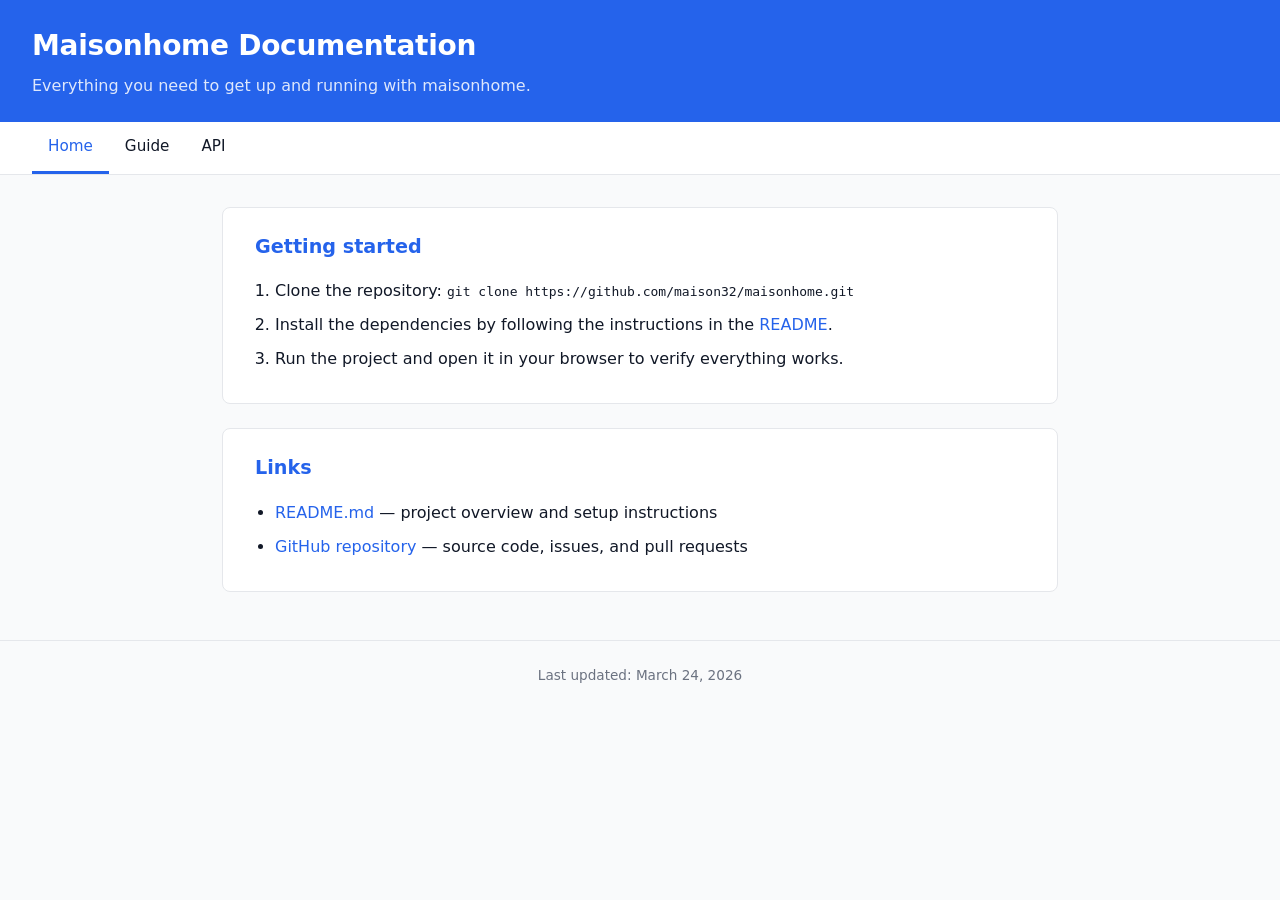
<file: docs/index.html>
<!DOCTYPE html>
<html lang="en">
<head>
  <meta charset="UTF-8" />
  <meta name="viewport" content="width=device-width, initial-scale=1.0" />
  <title>Maisonhome Documentation</title>
  <link rel="stylesheet" href="style.css" />
</head>
<body>

  <header>
    <h1>Maisonhome Documentation</h1>
    <p class="subtitle">Everything you need to get up and running with maisonhome.</p>
  </header>

  <nav>
    <a href="index.html" class="active">Home</a>
    <a href="guide.html">Guide</a>
    <a href="api.html">API</a>
  </nav>

  <main>
    <div class="card">
      <h2>Getting started</h2>
      <ol>
        <li>Clone the repository: <code>git clone https://github.com/maison32/maisonhome.git</code></li>
        <li>Install the dependencies by following the instructions in the <a href="../README.md">README</a>.</li>
        <li>Run the project and open it in your browser to verify everything works.</li>
      </ol>
    </div>

    <div class="card">
      <h2>Links</h2>
      <ul>
        <li><a href="../README.md">README.md</a> — project overview and setup instructions</li>
        <li><a href="https://github.com/maison32/maisonhome" target="_blank" rel="noopener noreferrer">GitHub repository</a> — source code, issues, and pull requests</li>
      </ul>
    </div>
  </main>

  <footer>
    Last updated: <time datetime="2026-03-24">March 24, 2026</time>
  </footer>

</body>
</html>
</file>
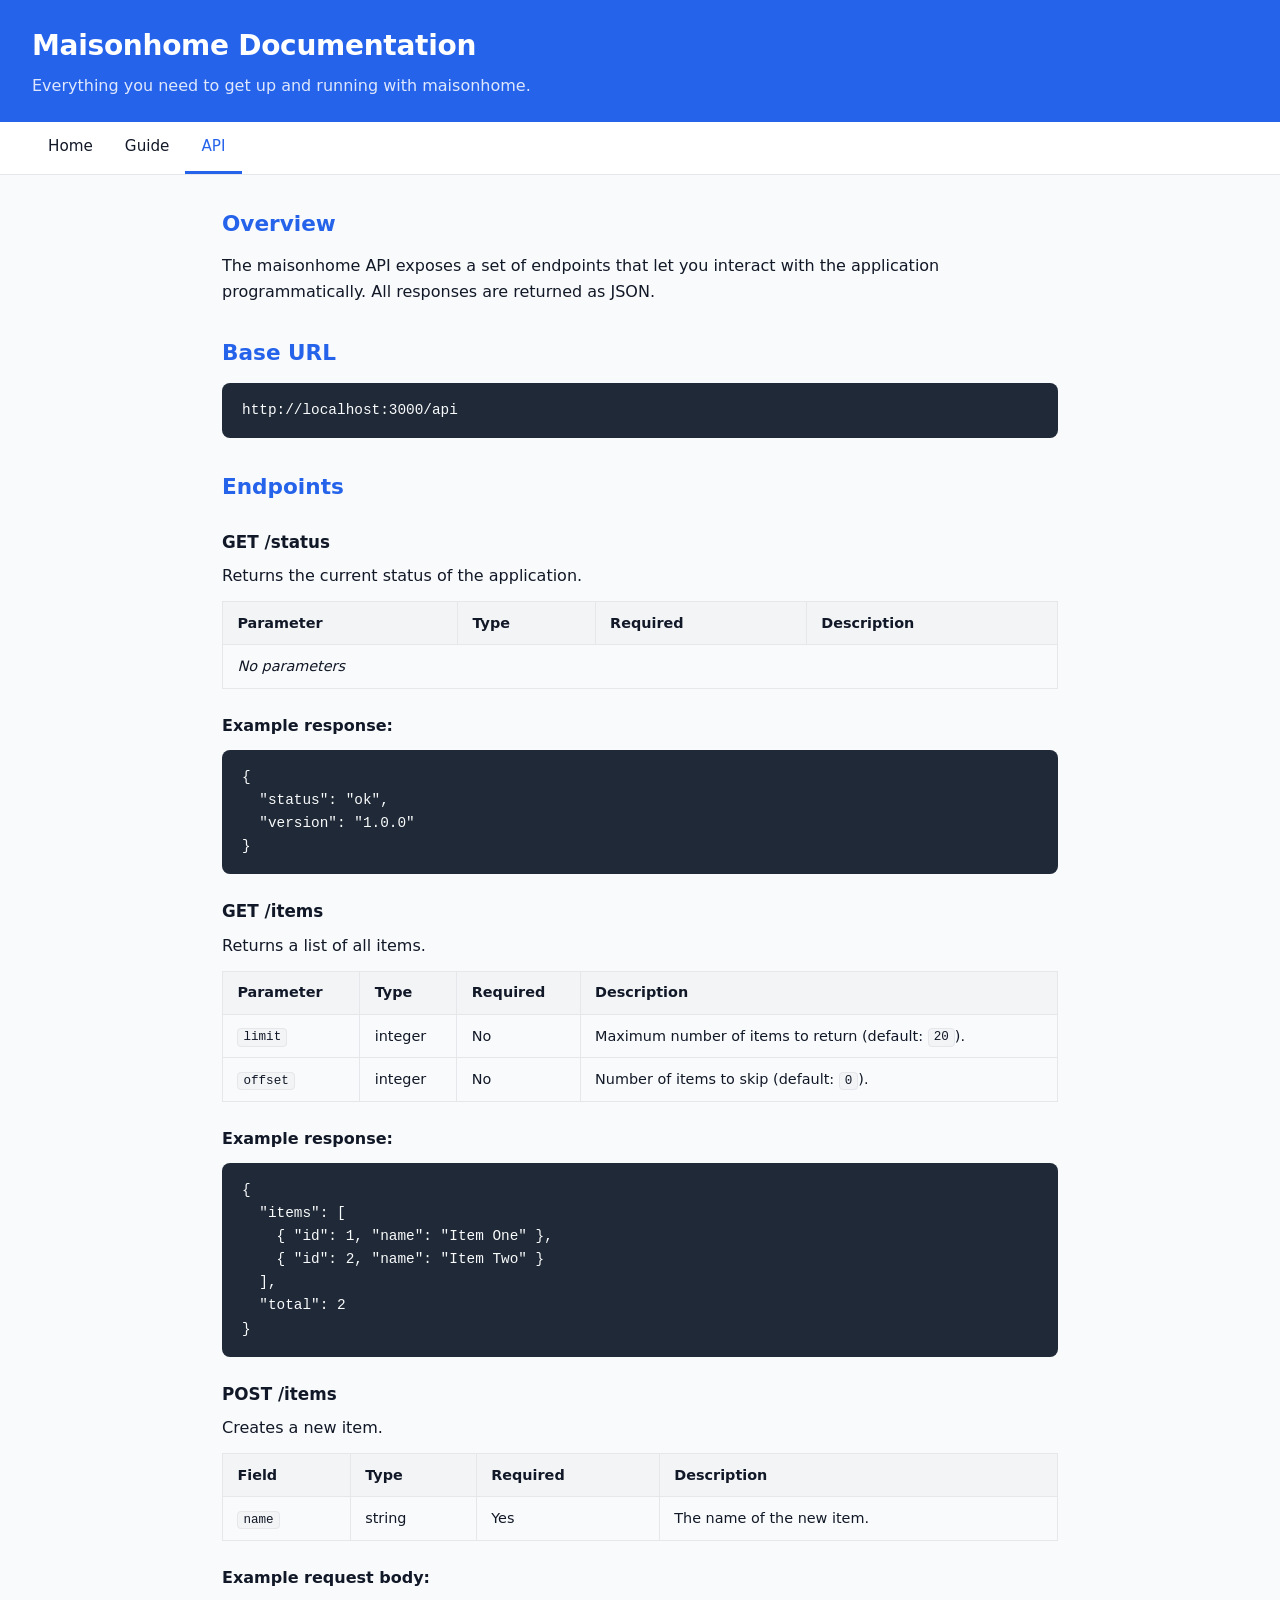
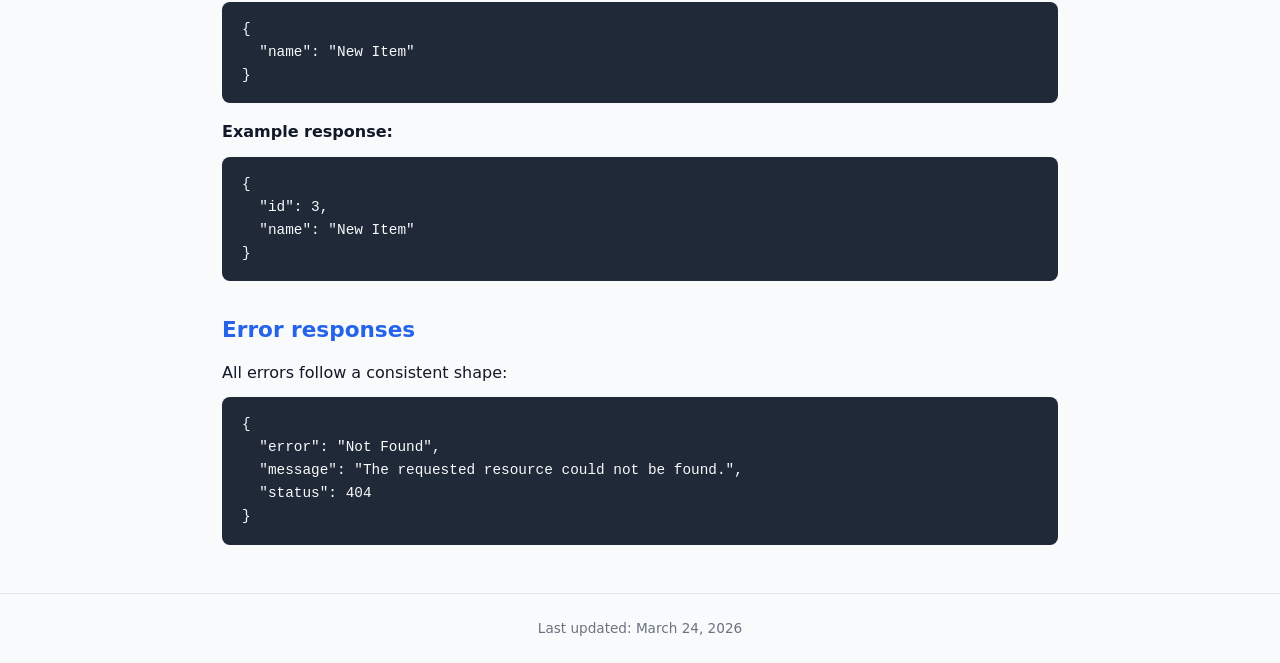
<file: docs/api.html>
<!DOCTYPE html>
<html lang="en">
<head>
  <meta charset="UTF-8" />
  <meta name="viewport" content="width=device-width, initial-scale=1.0" />
  <title>API Reference – Maisonhome Documentation</title>
  <link rel="stylesheet" href="style.css" />
</head>
<body>

  <header>
    <h1>Maisonhome Documentation</h1>
    <p class="subtitle">Everything you need to get up and running with maisonhome.</p>
  </header>

  <nav>
    <a href="index.html">Home</a>
    <a href="guide.html">Guide</a>
    <a href="api.html" class="active">API</a>
  </nav>

  <main class="prose">
    <h2>Overview</h2>
    <p>
      The maisonhome API exposes a set of endpoints that let you interact with the
      application programmatically. All responses are returned as JSON.
    </p>

    <h2>Base URL</h2>
    <pre><code>http://localhost:3000/api</code></pre>

    <h2>Endpoints</h2>

    <h3>GET /status</h3>
    <p>Returns the current status of the application.</p>
    <table class="api-table">
      <thead>
        <tr>
          <th>Parameter</th>
          <th>Type</th>
          <th>Required</th>
          <th>Description</th>
        </tr>
      </thead>
      <tbody>
        <tr>
          <td colspan="4"><em>No parameters</em></td>
        </tr>
      </tbody>
    </table>
    <p><strong>Example response:</strong></p>
    <pre><code>{
  "status": "ok",
  "version": "1.0.0"
}</code></pre>

    <h3>GET /items</h3>
    <p>Returns a list of all items.</p>
    <table class="api-table">
      <thead>
        <tr>
          <th>Parameter</th>
          <th>Type</th>
          <th>Required</th>
          <th>Description</th>
        </tr>
      </thead>
      <tbody>
        <tr>
          <td><code>limit</code></td>
          <td>integer</td>
          <td>No</td>
          <td>Maximum number of items to return (default: <code>20</code>).</td>
        </tr>
        <tr>
          <td><code>offset</code></td>
          <td>integer</td>
          <td>No</td>
          <td>Number of items to skip (default: <code>0</code>).</td>
        </tr>
      </tbody>
    </table>
    <p><strong>Example response:</strong></p>
    <pre><code>{
  "items": [
    { "id": 1, "name": "Item One" },
    { "id": 2, "name": "Item Two" }
  ],
  "total": 2
}</code></pre>

    <h3>POST /items</h3>
    <p>Creates a new item.</p>
    <table class="api-table">
      <thead>
        <tr>
          <th>Field</th>
          <th>Type</th>
          <th>Required</th>
          <th>Description</th>
        </tr>
      </thead>
      <tbody>
        <tr>
          <td><code>name</code></td>
          <td>string</td>
          <td>Yes</td>
          <td>The name of the new item.</td>
        </tr>
      </tbody>
    </table>
    <p><strong>Example request body:</strong></p>
    <pre><code>{
  "name": "New Item"
}</code></pre>
    <p><strong>Example response:</strong></p>
    <pre><code>{
  "id": 3,
  "name": "New Item"
}</code></pre>

    <h2>Error responses</h2>
    <p>All errors follow a consistent shape:</p>
    <pre><code>{
  "error": "Not Found",
  "message": "The requested resource could not be found.",
  "status": 404
}</code></pre>
  </main>

  <footer>
    Last updated: <time datetime="2026-03-24">March 24, 2026</time>
  </footer>

</body>
</html>
</file>
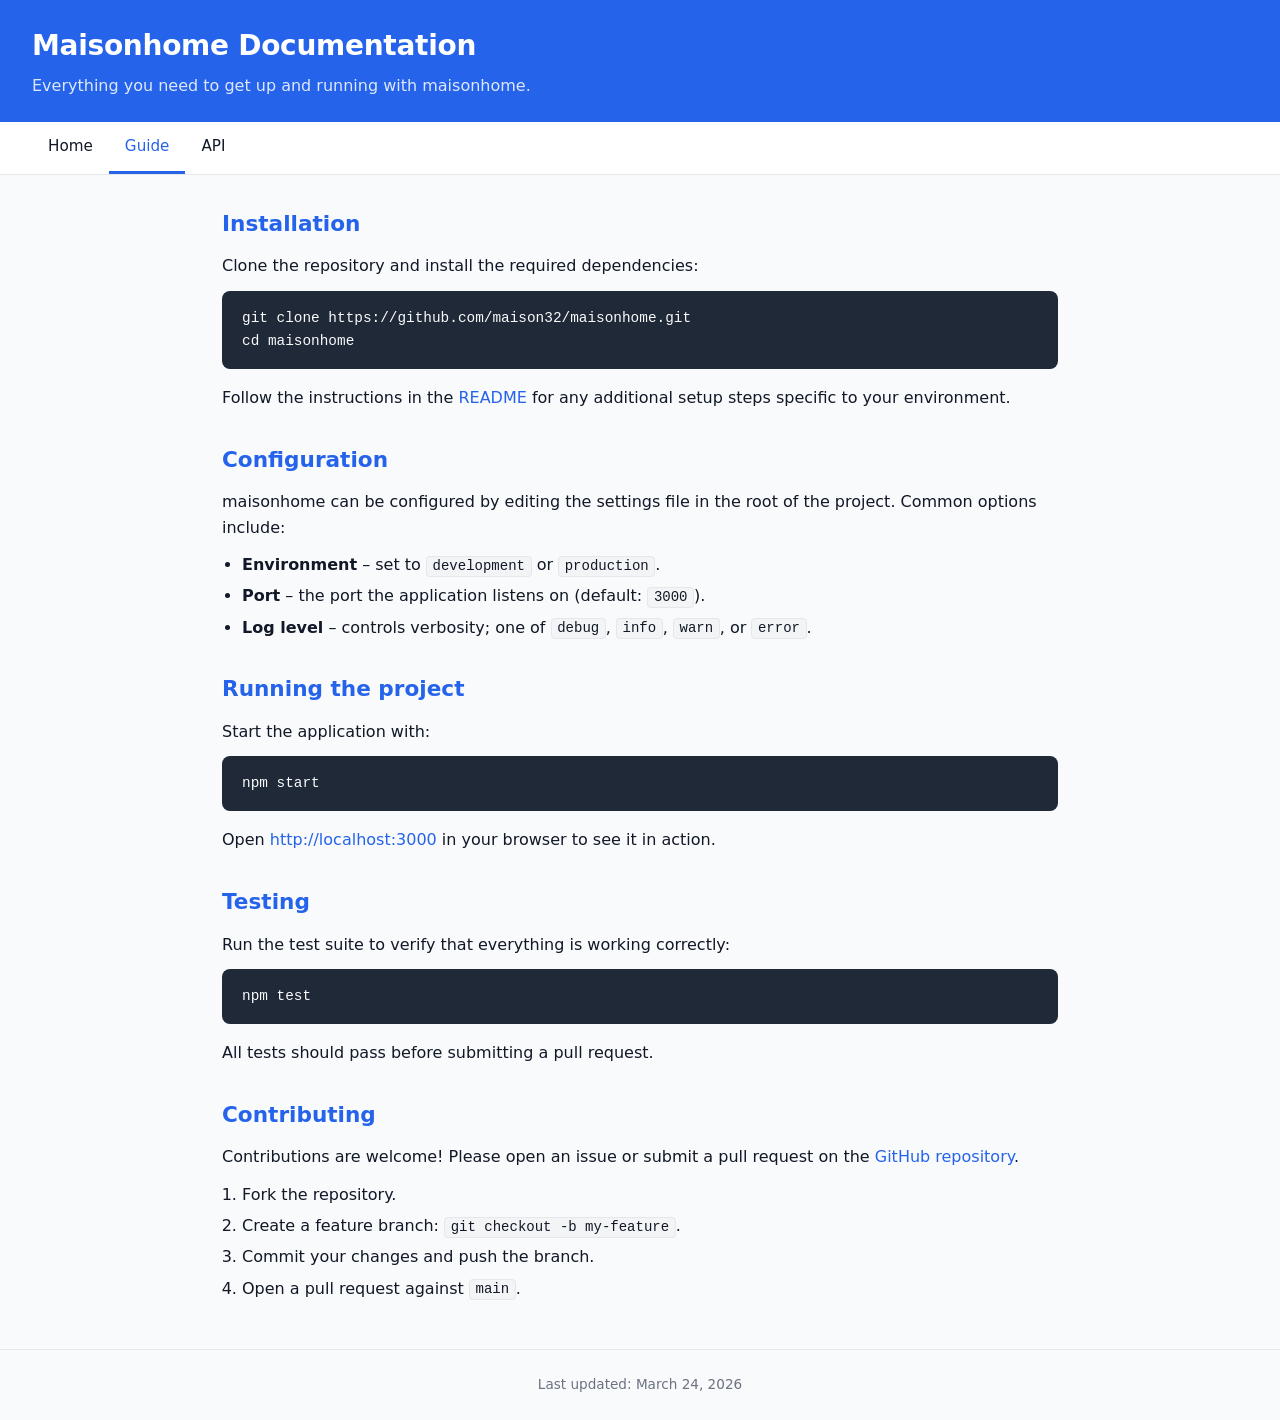
<file: docs/guide.html>
<!DOCTYPE html>
<html lang="en">
<head>
  <meta charset="UTF-8" />
  <meta name="viewport" content="width=device-width, initial-scale=1.0" />
  <title>Guide – Maisonhome Documentation</title>
  <link rel="stylesheet" href="style.css" />
</head>
<body>

  <header>
    <h1>Maisonhome Documentation</h1>
    <p class="subtitle">Everything you need to get up and running with maisonhome.</p>
  </header>

  <nav>
    <a href="index.html">Home</a>
    <a href="guide.html" class="active">Guide</a>
    <a href="api.html">API</a>
  </nav>

  <main class="prose">
    <h2>Installation</h2>
    <p>Clone the repository and install the required dependencies:</p>
    <pre><code>git clone https://github.com/maison32/maisonhome.git
cd maisonhome</code></pre>
    <p>Follow the instructions in the <a href="../README.md">README</a> for any additional setup steps specific to your environment.</p>

    <h2>Configuration</h2>
    <p>maisonhome can be configured by editing the settings file in the root of the project. Common options include:</p>
    <ul>
      <li><strong>Environment</strong> – set to <code>development</code> or <code>production</code>.</li>
      <li><strong>Port</strong> – the port the application listens on (default: <code>3000</code>).</li>
      <li><strong>Log level</strong> – controls verbosity; one of <code>debug</code>, <code>info</code>, <code>warn</code>, or <code>error</code>.</li>
    </ul>

    <h2>Running the project</h2>
    <p>Start the application with:</p>
    <pre><code>npm start</code></pre>
    <p>Open <a href="http://localhost:3000" target="_blank" rel="noopener noreferrer">http://localhost:3000</a> in your browser to see it in action.</p>

    <h2>Testing</h2>
    <p>Run the test suite to verify that everything is working correctly:</p>
    <pre><code>npm test</code></pre>
    <p>All tests should pass before submitting a pull request.</p>

    <h2>Contributing</h2>
    <p>Contributions are welcome! Please open an issue or submit a pull request on the
      <a href="https://github.com/maison32/maisonhome" target="_blank" rel="noopener noreferrer">GitHub repository</a>.
    </p>
    <ol>
      <li>Fork the repository.</li>
      <li>Create a feature branch: <code>git checkout -b my-feature</code>.</li>
      <li>Commit your changes and push the branch.</li>
      <li>Open a pull request against <code>main</code>.</li>
    </ol>
  </main>

  <footer>
    Last updated: <time datetime="2026-03-24">March 24, 2026</time>
  </footer>

</body>
</html>
</file>
<file: docs/style.css>
/* Maisonhome Docs – shared stylesheet */

*, *::before, *::after {
  box-sizing: border-box;
  margin: 0;
  padding: 0;
}

:root {
  --color-bg: #f9fafb;
  --color-surface: #ffffff;
  --color-primary: #2563eb;
  --color-primary-hover: #1d4ed8;
  --color-text: #111827;
  --color-muted: #6b7280;
  --color-border: #e5e7eb;
  --radius: 8px;
  --max-width: 900px;
}

body {
  font-family: system-ui, -apple-system, "Segoe UI", Roboto, sans-serif;
  background: var(--color-bg);
  color: var(--color-text);
  line-height: 1.6;
}

/* ── Header ── */
header {
  background: var(--color-primary);
  color: #fff;
  padding: 1.5rem 2rem;
}

header h1 {
  font-size: 1.75rem;
  font-weight: 700;
  letter-spacing: -0.01em;
}

header p.subtitle {
  margin-top: 0.25rem;
  font-size: 1rem;
  opacity: 0.85;
}

/* ── Nav ── */
nav {
  background: var(--color-surface);
  border-bottom: 1px solid var(--color-border);
  padding: 0 2rem;
  display: flex;
  gap: 0;
}

nav a {
  display: inline-block;
  padding: 0.75rem 1rem;
  color: var(--color-text);
  text-decoration: none;
  font-size: 0.95rem;
  font-weight: 500;
  border-bottom: 3px solid transparent;
  transition: border-color 0.15s, color 0.15s;
}

nav a:hover,
nav a.active {
  color: var(--color-primary);
  border-bottom-color: var(--color-primary);
}

/* ── Main ── */
main {
  max-width: var(--max-width);
  margin: 2rem auto;
  padding: 0 2rem;
}

/* ── Cards ── */
.card {
  background: var(--color-surface);
  border: 1px solid var(--color-border);
  border-radius: var(--radius);
  padding: 1.5rem 2rem;
  margin-bottom: 1.5rem;
}

.card h2 {
  font-size: 1.2rem;
  font-weight: 600;
  margin-bottom: 1rem;
  color: var(--color-primary);
}

.card ol,
.card ul {
  padding-left: 1.25rem;
}

.card ol li,
.card ul li {
  margin-bottom: 0.5rem;
}

.card a {
  color: var(--color-primary);
  text-decoration: none;
}

.card a:hover {
  text-decoration: underline;
  color: var(--color-primary-hover);
}

/* ── Prose sections (guide / api) ── */
.prose h2 {
  font-size: 1.35rem;
  font-weight: 600;
  margin: 2rem 0 0.75rem;
  color: var(--color-primary);
}

.prose h3 {
  font-size: 1.05rem;
  font-weight: 600;
  margin: 1.5rem 0 0.5rem;
}

.prose p {
  margin-bottom: 0.75rem;
}

.prose ul,
.prose ol {
  padding-left: 1.25rem;
  margin-bottom: 0.75rem;
}

.prose li {
  margin-bottom: 0.35rem;
}

.prose code {
  font-family: "SFMono-Regular", Consolas, "Liberation Mono", Menlo, monospace;
  font-size: 0.875em;
  background: #f3f4f6;
  border: 1px solid var(--color-border);
  border-radius: 4px;
  padding: 0.1em 0.4em;
}

.prose pre {
  background: #1f2937;
  color: #f9fafb;
  border-radius: var(--radius);
  padding: 1rem 1.25rem;
  overflow-x: auto;
  margin-bottom: 1rem;
}

.prose pre code {
  background: none;
  border: none;
  padding: 0;
  color: inherit;
  font-size: 0.9rem;
}

.prose a {
  color: var(--color-primary);
  text-decoration: none;
}

.prose a:hover {
  text-decoration: underline;
}

/* ── API table ── */
.api-table {
  width: 100%;
  border-collapse: collapse;
  margin-bottom: 1.5rem;
  font-size: 0.9rem;
}

.api-table th,
.api-table td {
  border: 1px solid var(--color-border);
  padding: 0.6rem 0.9rem;
  text-align: left;
}

.api-table th {
  background: #f3f4f6;
  font-weight: 600;
}

.api-table td code {
  font-family: "SFMono-Regular", Consolas, "Liberation Mono", Menlo, monospace;
  font-size: 0.875em;
  background: #f3f4f6;
  border: 1px solid var(--color-border);
  border-radius: 4px;
  padding: 0.1em 0.4em;
}

/* ── Footer ── */
footer {
  text-align: center;
  padding: 1.5rem 2rem;
  font-size: 0.85rem;
  color: var(--color-muted);
  border-top: 1px solid var(--color-border);
  margin-top: 3rem;
}
</file>
